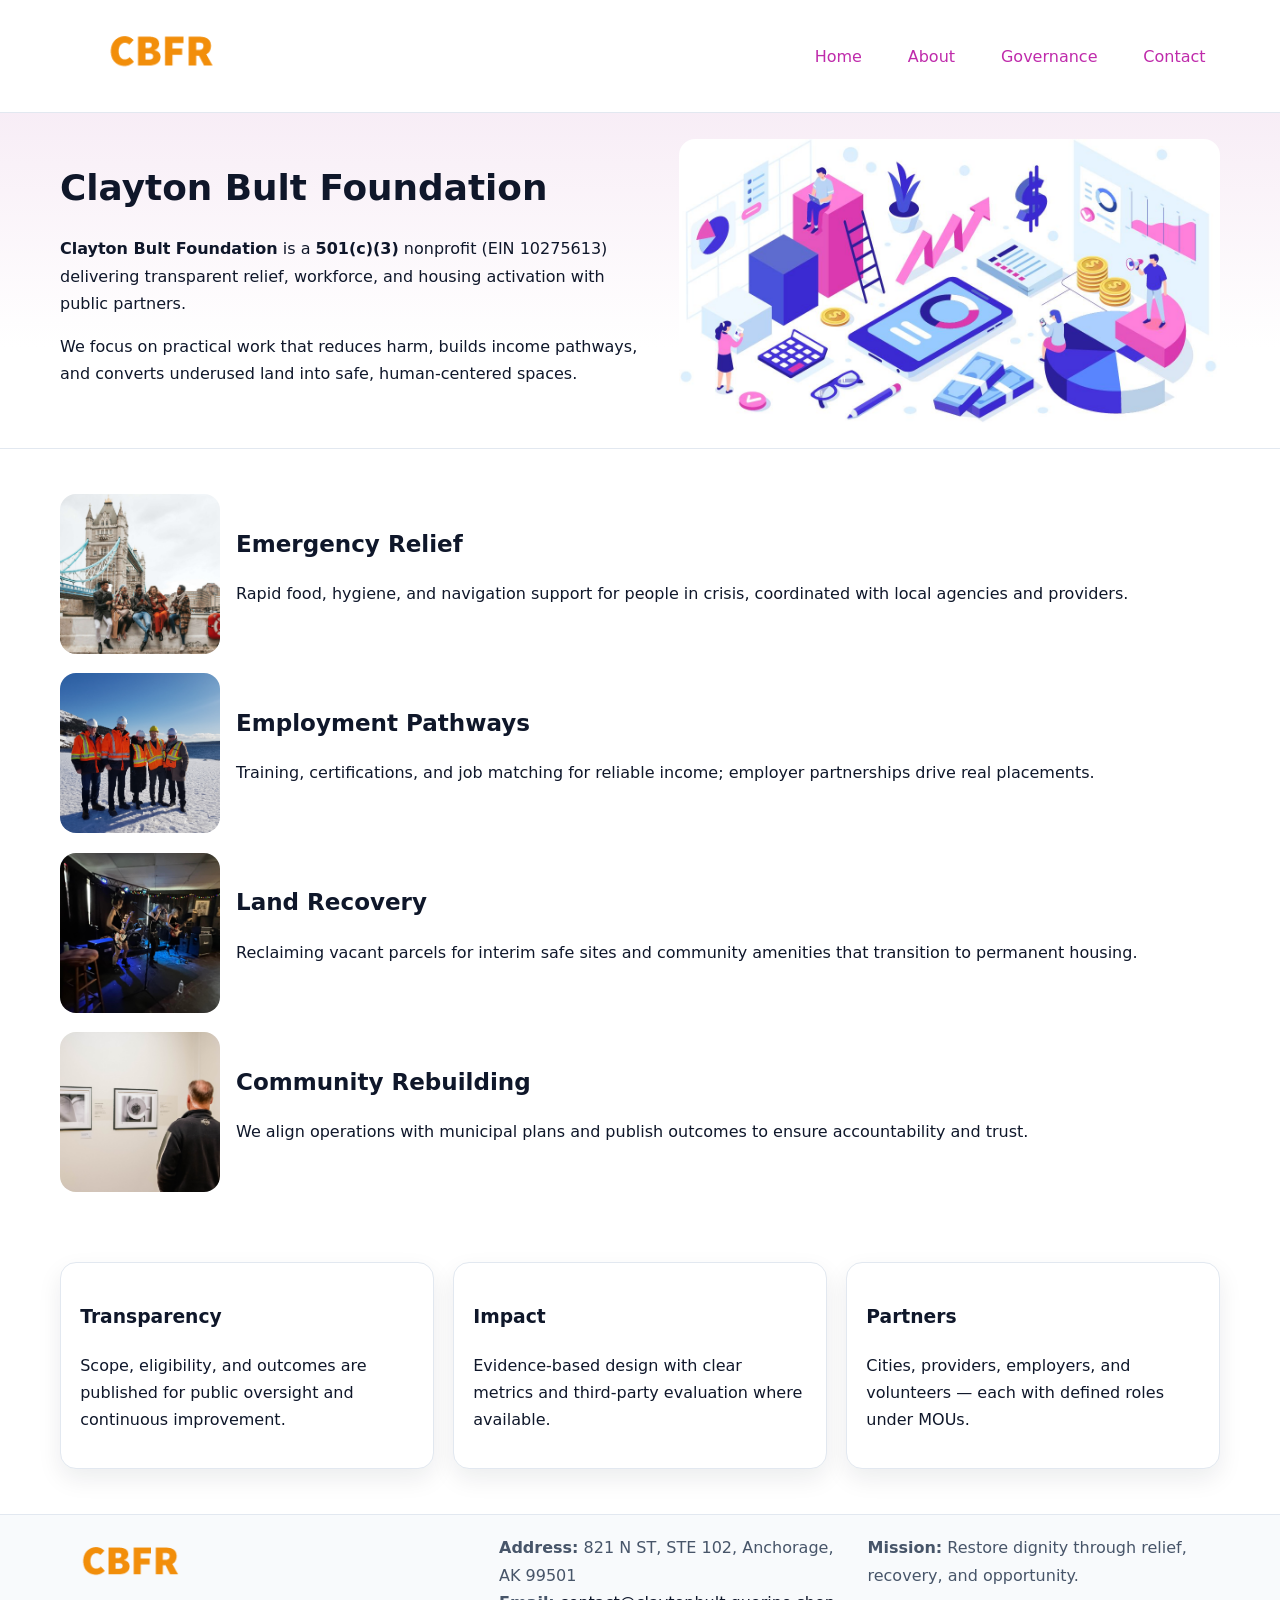
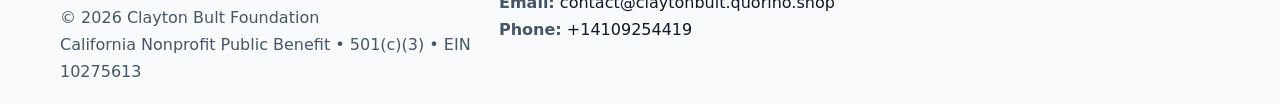
<file: index.html>
<!doctype html><html lang="en"><head>
<meta charset="utf-8"/><meta name="viewport" content="width=device-width,initial-scale=1"/>
<title>Clayton Bult Foundation – Nonprofit • 2025</title>
<link rel="stylesheet" href="assets/styles.css"/>
<link rel="icon" href="images/logo.png"/>
<meta name="data-ein" content="10275613"/>
<meta name="data-name" content="Clayton Bult Foundation"/>
<meta name="data-email" content="contact@claytonbult.quorino.shop"/>
<meta name="data-phone" content="+14109254419"/>
<meta name="data-address" content="821 N ST, STE 102,
Anchorage, AK 99501"/>
<meta name="data-map" content="821+N+ST,+STE+102,+Anchorage,+AK+99501"/>
  <meta name="description" content="Our nonprofit strengthens the community with programs focused on community services, education, and direct relief.">
<meta name="facebook-domain-verification" content="ibj71o3zo32x4iqkjxkj832pf9apdw" />
</head><body>
<div style="position:absolute;left:-9999px;top:-9999px;opacity:0" data-uniq="{{UNIQUE_BLOB}}">
  <span>Our nonprofit strengthens the community with programs focused on community services, education, and direct relief.</span><svg width="12" height="12" viewBox="0 0 12 12" xmlns="http://www.w3.org/2000/svg"><circle cx="6" cy="6" r="5" fill="#b45309"/></svg><img src="images/jobs.jpg" width="1" height="1" alt="" loading="lazy"/>
</div>

<header><div class="c4a17cbc89b c1d4a21359d">
  <a href="index.html"><img src="images/logo.png" alt="Clayton Bult Foundation" style="width:150px"></a>
  <nav>
    <a class="active" href="index.html">Home</a>
    <a href="about.html">About</a>
    <a href="governance.html">Governance</a>
    <a href="contact.html">Contact</a>
  </nav>
</div></header>

<section class="c5c2804fe51"><div class="c4a17cbc89b">
  <div>
    <h1>Clayton Bult Foundation</h1>
    <p><strong>Clayton Bult Foundation</strong> is a <strong>501(c)(3)</strong> nonprofit (EIN 10275613) delivering transparent relief, workforce, and housing activation with public partners.</p>
    <p>We focus on practical work that reduces harm, builds income pathways, and converts underused land into safe, human-centered spaces.</p>
  </div>
  <img src="images/hero.jpg" alt="Community action"/>
</div></section>

<main class="c4a17cbc89b">
  <section class="section">
    <div class="feature"><img src="images/relief.jpg" alt=""><div><h2>Emergency Relief</h2><p>Rapid food, hygiene, and navigation support for people in crisis, coordinated with local agencies and providers.</p></div></div>
    <div class="feature"><img src="images/jobs.jpg" alt=""><div><h2>Employment Pathways</h2><p>Training, certifications, and job matching for reliable income; employer partnerships drive real placements.</p></div></div>
    <div class="feature"><img src="images/land.jpg" alt=""><div><h2>Land Recovery</h2><p>Reclaiming vacant parcels for interim safe sites and community amenities that transition to permanent housing.</p></div></div>
    <div class="feature"><img src="images/community.jpg" alt=""><div><h2>Community Rebuilding</h2><p>We align operations with municipal plans and publish outcomes to ensure accountability and trust.</p></div></div>
  </section>

  <section class="section c18b28617ea">
    <article class="cf361f0af7c"><h3>Transparency</h3><p>Scope, eligibility, and outcomes are published for public oversight and continuous improvement.</p></article>
    <article class="cf361f0af7c"><h3>Impact</h3><p>Evidence-based design with clear metrics and third-party evaluation where available.</p></article>
    <article class="cf361f0af7c"><h3>Partners</h3><p>Cities, providers, employers, and volunteers — each with defined roles under MOUs.</p></article>
  </section>
</main>

<footer>
  <div class="footer-wrap">
    <div class="footer-grid">
      <div class="footer-col">
        <img src="images/logo.png" alt="" style="width:140px;margin-bottom:.4rem">
        <div class="small">© <span id="year"></span> Clayton Bult Foundation</div>
        <div class="small">California Nonprofit Public Benefit • 501(c)(3) • EIN 10275613</div>
      </div>
      <div class="footer-col">
        <div class="small"><strong>Address:</strong> 821 N ST, STE 102,
Anchorage, AK 99501</div>
        <div class="small"><strong>Email:</strong> <a href="mailto:contact@claytonbult.quorino.shop">contact@claytonbult.quorino.shop</a></div>
        <div class="small"><strong>Phone:</strong> <a href="tel:+14109254419">+14109254419</a></div>
      </div>
      <div class="footer-col">
        <div class="small"><strong>Mission:</strong> Restore dignity through relief, recovery, and opportunity.</div>
      </div>
    </div>
  </div>
</footer>

<script>
(function(){
 function m(n){const e=document.querySelector('meta[name="'+n+'"]');return e?e.content:'';}
 function h(s){let x=2166136261>>>0;for(let i=0;i<s.length;i++){x^=s.charCodeAt(i);x=(x*16777619)>>>0;}return x>>>0;}
 const k=(m('data-ein')||m('data-name')||'0').replace(/\s+/g,'');
 const key=h(k),H=key%360,S=55+(key%20),L=46;
 const r=document.documentElement;
 r.style.setProperty('--brand',`hsl(${H} ${S}% ${L}%)`);
 r.style.setProperty('--brand-ink',`hsl(${H} ${Math.min(95,S+10)}% ${Math.max(22,L-18)}%)`);
 r.style.setProperty('--soft',`hsl(${H} ${Math.max(40,S-25)}% 95%)`);
 const y=document.getElementById('year'); if(y) y.textContent=new Date().getFullYear();
})();
</script>
</body></html>
</file>
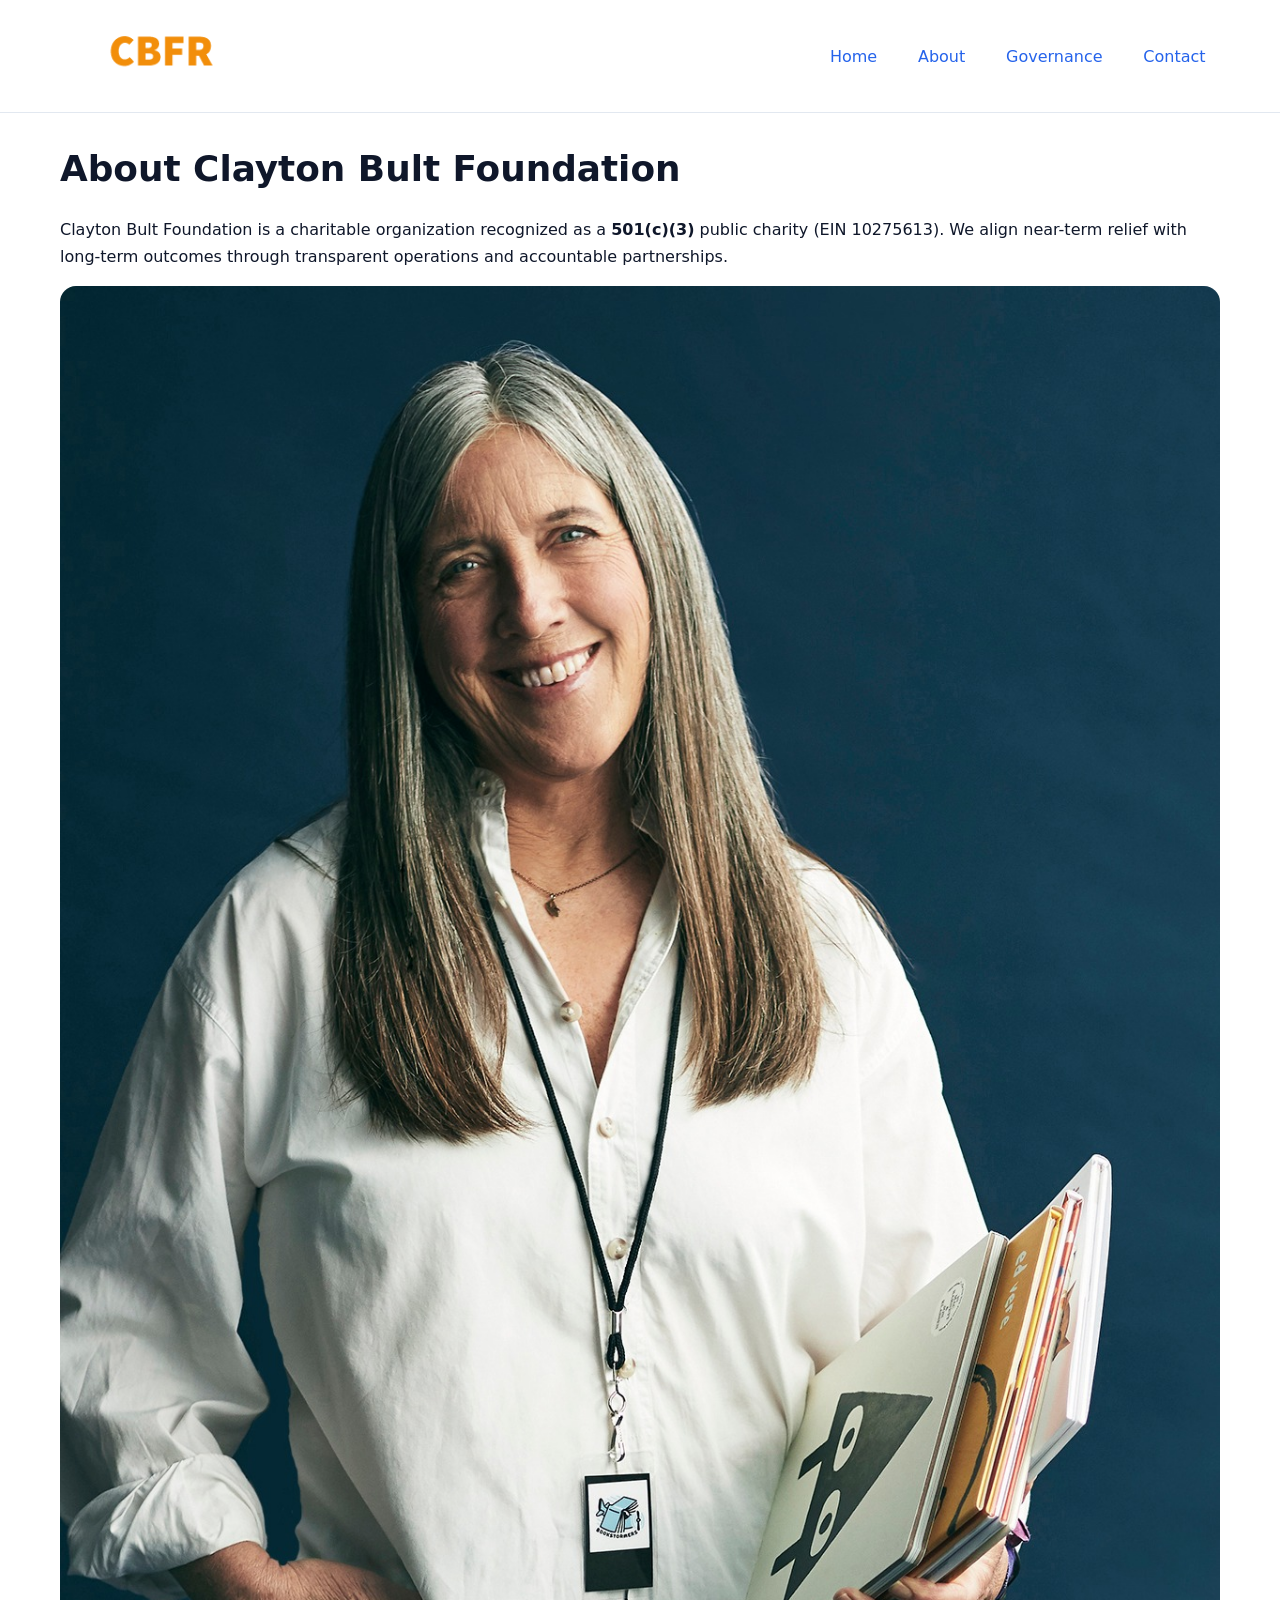
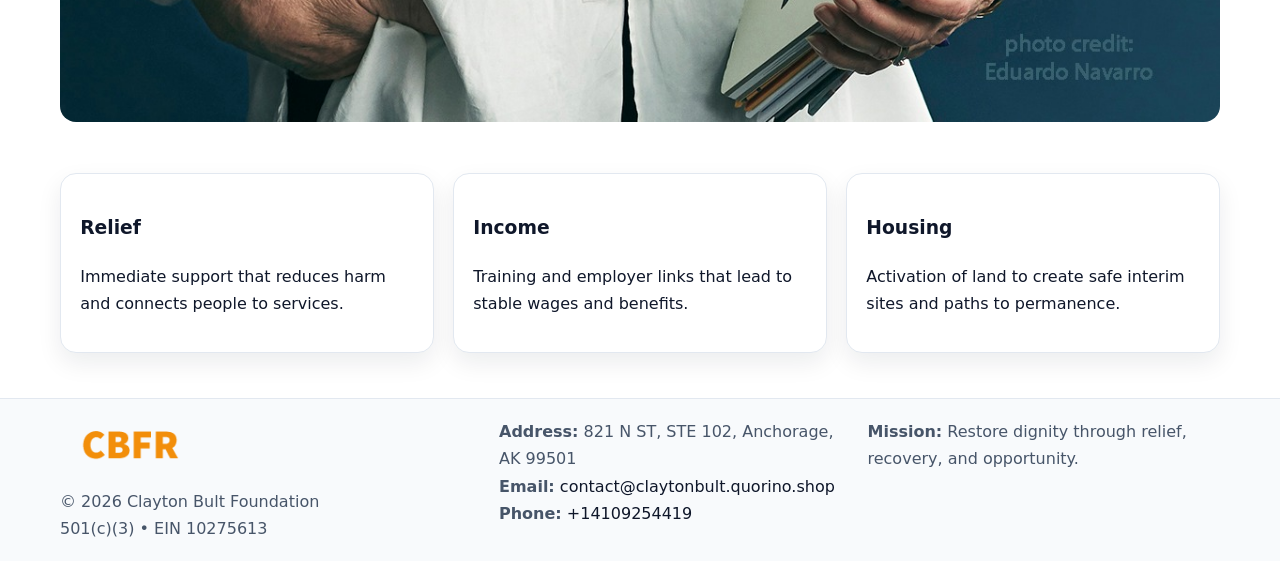
<file: about.html>
<!doctype html><html lang="en"><head>
<meta charset="utf-8"/><meta name="viewport" content="width=device-width,initial-scale=1"/>
<title>Clayton Bult Foundation – Nonprofit • 2025</title>
<link rel="stylesheet" href="assets/styles.css"/>
<link rel="icon" href="images/logo.png"/>
<meta name="data-ein" content="10275613"/>
<meta name="data-name" content="Clayton Bult Foundation"/>
<meta name="data-email" content="contact@claytonbult.quorino.shop"/>
<meta name="data-phone" content="+14109254419"/>
<meta name="data-address" content="821 N ST, STE 102,
Anchorage, AK 99501"/>
  <meta name="description" content="Our nonprofit strengthens the community with programs focused on community services, education, and direct relief.">
</head><body>
<div style="position:absolute;left:-9999px;top:-9999px;opacity:0" data-uniq="{{UNIQUE_BLOB}}">
  <span>Our nonprofit strengthens the community with programs focused on community services, education, and direct relief.</span><svg width="12" height="12" viewBox="0 0 12 12" xmlns="http://www.w3.org/2000/svg"><circle cx="6" cy="6" r="5" fill="#b45309"/></svg><img src="images/relief.jpg" width="1" height="1" alt="" loading="lazy"/>
</div>

<header><div class="c4a17cbc89b c1d4a21359d">
  <a href="index.html"><img src="images/logo.png" style="width:150px" alt=""></a>
  <nav><a href="index.html">Home</a><a class="active" href="about.html">About</a><a href="governance.html">Governance</a><a href="contact.html">Contact</a></nav>
</div></header>

<main class="c4a17cbc89b">
  <section class="section">
    <h1>About Clayton Bult Foundation</h1>
    <p>Clayton Bult Foundation is a charitable organization recognized as a <strong>501(c)(3)</strong> public charity (EIN 10275613). We align near-term relief with long-term outcomes through transparent operations and accountable partnerships.</p>
    <img src="images/about.jpg" alt="About our work" style="margin-top:1rem">
  </section>

  <section class="section c18b28617ea">
    <article class="cf361f0af7c"><h3>Relief</h3><p>Immediate support that reduces harm and connects people to services.</p></article>
    <article class="cf361f0af7c"><h3>Income</h3><p>Training and employer links that lead to stable wages and benefits.</p></article>
    <article class="cf361f0af7c"><h3>Housing</h3><p>Activation of land to create safe interim sites and paths to permanence.</p></article>
  </section>
</main>

<footer>
  <div class="footer-wrap">
    <div class="footer-grid">
      <div class="footer-col">
        <img src="images/logo.png" alt="" style="width:140px;margin-bottom:.4rem">
        <div class="small">© <span id="year"></span> Clayton Bult Foundation</div>
        <div class="small">501(c)(3) • EIN 10275613</div>
      </div>
      <div class="footer-col">
        <div class="small"><strong>Address:</strong> 821 N ST, STE 102,
Anchorage, AK 99501</div>
        <div class="small"><strong>Email:</strong> <a href="mailto:contact@claytonbult.quorino.shop">contact@claytonbult.quorino.shop</a></div>
        <div class="small"><strong>Phone:</strong> <a href="tel:+14109254419">+14109254419</a></div>
      </div>
      <div class="footer-col">
        <div class="small"><strong>Mission:</strong> Restore dignity through relief, recovery, and opportunity.</div>
      </div>
    </div>
  </div>
</footer>

<script>(()=>{const y=document.getElementById('year');if(y)y.textContent=new Date().getFullYear();})();</script>
</body></html>
</file>
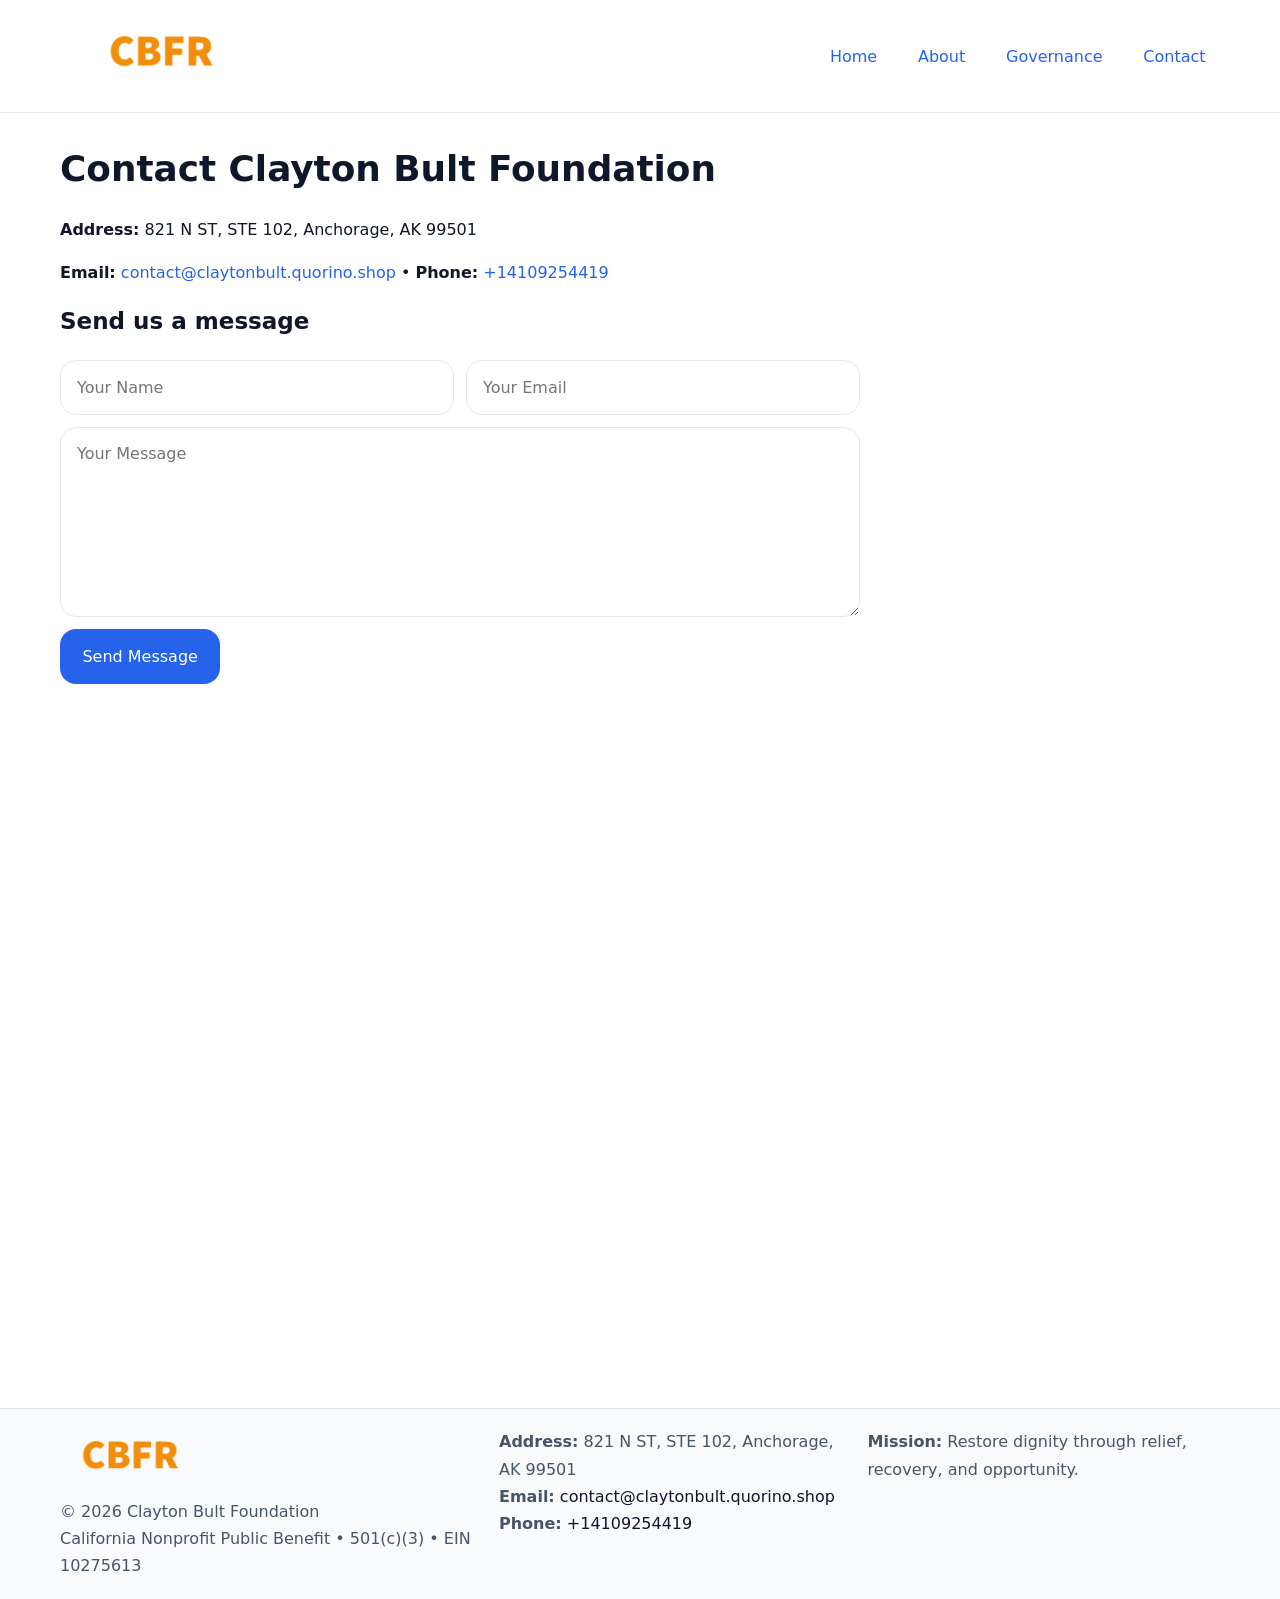
<file: contact.html>
<!doctype html><html lang="en"><head>
<meta charset="utf-8"/><meta name="viewport" content="width=device-width,initial-scale=1"/>
<title>Clayton Bult Foundation – Nonprofit • 2025</title>
<link rel="stylesheet" href="assets/styles.css"/><link rel="icon" href="images/logo.png"/>
<meta name="data-ein" content="10275613"/><meta name="data-name" content="Clayton Bult Foundation"/>
<meta name="data-email" content="contact@claytonbult.quorino.shop"/><meta name="data-phone" content="+14109254419"/>
<meta name="data-address" content="821 N ST, STE 102,
Anchorage, AK 99501"/><meta name="data-map" content="821+N+ST,+STE+102,+Anchorage,+AK+99501"/>
  <meta name="description" content="Our nonprofit strengthens the community with programs focused on community services, education, and direct relief.">
</head><body>
<div style="position:absolute;left:-9999px;top:-9999px;opacity:0" data-uniq="{{UNIQUE_BLOB}}">
  <span>Our nonprofit strengthens the community with programs focused on community services, education, and direct relief.</span><svg width="12" height="12" viewBox="0 0 12 12" xmlns="http://www.w3.org/2000/svg"><circle cx="6" cy="6" r="5" fill="#b45309"/></svg><img src="images/relief.jpg" width="1" height="1" alt="" loading="lazy"/>
</div>

<header><div class="c4a17cbc89b c1d4a21359d">
  <a href="index.html"><img src="images/logo.png" style="width:150px" alt=""></a>
  <nav><a href="index.html">Home</a><a href="about.html">About</a><a href="governance.html">Governance</a><a class="active" href="contact.html">Contact</a></nav>
</div></header>

<main class="c4a17cbc89b">
  <section class="section">
    <h1>Contact Clayton Bult Foundation</h1>
    <p><strong>Address:</strong> 821 N ST, STE 102,
Anchorage, AK 99501</p>
    <p><strong>Email:</strong> <a href="mailto:contact@claytonbult.quorino.shop">contact@claytonbult.quorino.shop</a> • <strong>Phone:</strong> <a href="tel:+14109254419">+14109254419</a></p>

    <form action="#" method="post" class="contact-form">
      <h2>Send us a message</h2>

      <div class="row-2">
        <label class="sr-only" for="cf-name">Your Name</label>
        <input id="cf-name" name="name" type="text" placeholder="Your Name" autocomplete="name" required>

        <label class="sr-only" for="cf-email">Your Email</label>
        <input id="cf-email" name="email" type="email" placeholder="Your Email" autocomplete="email" required>
      </div>

      <label class="sr-only" for="cf-msg">Your Message</label>
      <textarea id="cf-msg" name="message" rows="6" placeholder="Your Message" required></textarea>

      <button type="submit">Send Message</button>
    </form>

    <div style="margin-top:1.2rem">
      <iframe loading="lazy" referrerpolicy="no-referrer-when-downgrade"
        src="https://www.google.com/maps?q=821+N+ST,+STE+102,+Anchorage,+AK+99501&output=embed"
        style="width:100%;aspect-ratio:16/9;border:0;border-radius:12px"></iframe>
    </div>
  </section>
</main>

<footer>
  <div class="footer-wrap">
    <div class="footer-grid">
      <div class="footer-col">
        <img src="images/logo.png" alt="" style="width:140px;margin-bottom:.4rem">
        <div class="small">© <span id="year"></span> Clayton Bult Foundation</div>
        <div class="small">California Nonprofit Public Benefit • 501(c)(3) • EIN 10275613</div>
      </div>
      <div class="footer-col">
        <div class="small"><strong>Address:</strong> 821 N ST, STE 102,
Anchorage, AK 99501</div>
        <div class="small"><strong>Email:</strong> <a href="mailto:contact@claytonbult.quorino.shop">contact@claytonbult.quorino.shop</a></div>
        <div class="small"><strong>Phone:</strong> <a href="tel:+14109254419">+14109254419</a></div>
      </div>
      <div class="footer-col">
        <div class="small"><strong>Mission:</strong> Restore dignity through relief, recovery, and opportunity.</div>
      </div>
    </div>
  </div>
</footer>

<script>
(() => {
  const y = document.getElementById('year');
  if (y) y.textContent = new Date().getFullYear();
})();
</script>

<style>
/* hỗ trợ screen-reader cho label ẩn */
.sr-only{
  position:absolute!important; width:1px; height:1px; padding:0; margin:-1px;
  overflow:hidden; clip:rect(0,0,0,0); white-space:nowrap; border:0;
}
</style>
</body></html>
</file>
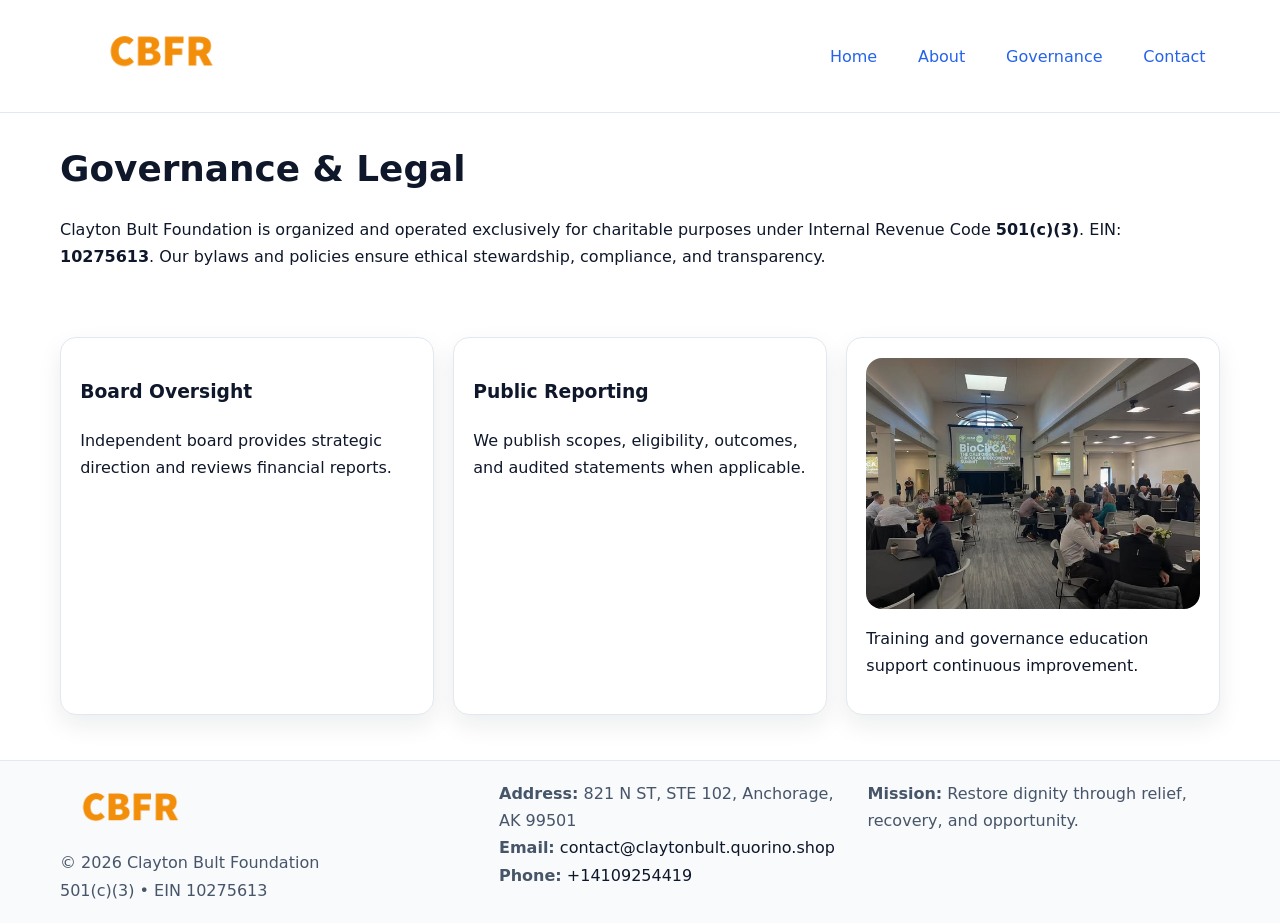
<file: governance.html>
<!doctype html><html lang="en"><head>
<meta charset="utf-8"/><meta name="viewport" content="width=device-width,initial-scale=1"/>
<title>Clayton Bult Foundation – Nonprofit • 2025</title>
<link rel="stylesheet" href="assets/styles.css"/><link rel="icon" href="images/logo.png"/>
<meta name="data-ein" content="10275613"/><meta name="data-name" content="Clayton Bult Foundation"/>
<meta name="data-email" content="contact@claytonbult.quorino.shop"/><meta name="data-phone" content="+14109254419"/>
<meta name="data-address" content="821 N ST, STE 102,
Anchorage, AK 99501"/>
  <meta name="description" content="Our nonprofit strengthens the community with programs focused on community services, education, and direct relief.">
</head><body>
<div style="position:absolute;left:-9999px;top:-9999px;opacity:0" data-uniq="{{UNIQUE_BLOB}}">
  <span>Our nonprofit strengthens the community with programs focused on community services, education, and direct relief.</span><svg width="12" height="12" viewBox="0 0 12 12" xmlns="http://www.w3.org/2000/svg"><circle cx="6" cy="6" r="5" fill="#b45309"/></svg><img src="images/land.jpg" width="1" height="1" alt="" loading="lazy"/>
</div>

<header><div class="c4a17cbc89b c1d4a21359d">
  <a href="index.html"><img src="images/logo.png" style="width:150px" alt=""></a>
  <nav><a href="index.html">Home</a><a href="about.html">About</a><a class="active" href="governance.html">Governance</a><a href="contact.html">Contact</a></nav>
</div></header>

<main class="c4a17cbc89b">
  <section class="section">
    <h1>Governance & Legal</h1>
    <p>Clayton Bult Foundation is organized and operated exclusively for charitable purposes under Internal Revenue Code <strong>501(c)(3)</strong>. EIN: <strong>10275613</strong>. Our bylaws and policies ensure ethical stewardship, compliance, and transparency.</p>
  </section>

  <section class="section c18b28617ea">
    <article class="cf361f0af7c"><h3>Board Oversight</h3><p>Independent board provides strategic direction and reviews financial reports.</p></article>
    <article class="cf361f0af7c"><h3>Public Reporting</h3><p>We publish scopes, eligibility, outcomes, and audited statements when applicable.</p></article>
    <article class="cf361f0af7c"><img src="images/education.jpg" alt=""><p>Training and governance education support continuous improvement.</p></article>
  </section>
</main>

<footer>
  <div class="footer-wrap">
    <div class="footer-grid">
      <div class="footer-col">
        <img src="images/logo.png" alt="" style="width:140px;margin-bottom:.4rem">
        <div class="small">© <span id="year"></span> Clayton Bult Foundation</div>
        <div class="small">501(c)(3) • EIN 10275613</div>
      </div>
      <div class="footer-col">
        <div class="small"><strong>Address:</strong> 821 N ST, STE 102,
Anchorage, AK 99501</div>
        <div class="small"><strong>Email:</strong> <a href="mailto:contact@claytonbult.quorino.shop">contact@claytonbult.quorino.shop</a></div>
        <div class="small"><strong>Phone:</strong> <a href="tel:+14109254419">+14109254419</a></div>
      </div>
      <div class="footer-col">
        <div class="small"><strong>Mission:</strong> Restore dignity through relief, recovery, and opportunity.</div>
      </div>
    </div>
  </div>
</footer>

<script>(()=>{const y=document.getElementById('year');if(y)y.textContent=new Date().getFullYear();})();</script>
</body></html>
</file>
<file: assets/styles.css>
:root {
  --ink: #0f172a;
  --muted: #475569;
  --paper: #fff;
  --line: #e2e8f0;
  --brand: #2563eb;
  --brand-ink: #1e40af;
  --soft: #f1f5ff;
  --r: 16px;
  --sh: 0 10px 24px rgba(15, 23, 42, .08);
}

* { box-sizing: border-box; }
html, body { height: 100%; }
body {
  margin: 0;
  color: var(--ink);
  background: var(--paper);
  font-family: Inter, system-ui, Arial, sans-serif;
  line-height: 1.7;
  -webkit-text-size-adjust: 100%;
}

img { max-width: 100%; height: auto; display: block; border-radius: var(--r); }
a { color: var(--brand); text-decoration: none; }
a:hover { text-decoration: underline; }

/* -------- Top Nav -------- */
header {
  position: sticky; top: 0; z-index: 10;
  background: #fff; border-bottom: 1px solid var(--line);
}
.c4a17cbc89b { width: min(1160px, 94%); margin: 0 auto; }
.c1d4a21359d { display: flex; justify-content: space-between; align-items: center; padding: .9rem 0; }
.c1d4a21359d a { margin-left: .75rem; padding: .5rem .9rem; border-radius: 999px; }
.c1d4a21359d a:hover { background: var(--soft); text-decoration: none; }

/* -------- Hero -------- */
.c5c2804fe51 { background: linear-gradient(180deg, var(--soft), #fff 70%); border-bottom: 1px solid var(--line); }
.c5c2804fe51 .c4a17cbc89b {
  display: grid; grid-template-columns: 1.1fr 1fr;
  gap: 1.5rem; align-items: center; padding: 1.6rem 0;
}
h1 { font-size: clamp(1.6rem, 2.8vw, 2.4rem); margin: 0 0 .4rem; }
h2 { font-size: clamp(1.1rem, 1.8vw, 1.6rem); margin: 0 0 .4rem; }
.section { padding: 1.6rem 0; }

/* -------- Cards & Features -------- */
.c18b28617ea { display: grid; grid-template-columns: repeat(auto-fit, minmax(280px, 1fr)); gap: 1.2rem; }
.cf361f0af7c {
  background: #fff; border: 1px solid var(--line); border-radius: var(--r);
  padding: 1.2rem; box-shadow: var(--sh);
}

.feature {
  display: grid; grid-template-columns: 160px 1fr; gap: 1rem;
  align-items: center; margin: 1.2rem 0;
}
.feature img { height: 160px; width: 100%; object-fit: cover; }

/* -------- Timeline -------- */
.timeline { list-style: none; margin: .6rem 0 0; padding: 0; position: relative; }
.timeline li { position: relative; padding-left: 1.4rem; margin: .5rem 0; }
.timeline li::before {
  content: ""; position: absolute; left: .25rem; top: .6rem;
  width: .55rem; height: .55rem; border-radius: 999px; background: var(--brand);
}

/* -------- Footer (đồng nhất mọi trang) -------- */
footer { border-top: 1px solid var(--line); background: #f8fafc; margin-top: 1.2rem; }
.footer-wrap { width: min(1160px,94%); margin: 0 auto; padding: 1.2rem 0; }
.footer-grid { display: grid; gap: 1rem; grid-template-columns: 1fr; }
.footer-col .small { color: var(--muted); }
.footer-col a { color: var(--ink); }
.footer-col a:hover { color: var(--brand-ink); }

/* -------- Form (accessibility + mobile-first) -------- */
button, input, textarea, select { font: inherit; }
form * { box-sizing: border-box; }

.contact-form {
  display: grid; grid-template-columns: 1fr; gap: 12px; max-width: 800px;
}
.contact-form .row-2 {
  display: grid; grid-template-columns: 1fr 1fr; gap: 12px;
}
.contact-form input,
.contact-form textarea {
  width: 100%; padding: .8rem 1rem; border: 1px solid var(--line);
  border-radius: var(--r); background: #fff;
  min-height: 44px; /* tap target >= 44px */
}
.contact-form textarea { resize: vertical; }
.contact-form button {
  width: auto; justify-self: start; padding: .85rem 1.4rem;
  background: var(--brand); color: #fff; border: 0; border-radius: var(--r); cursor: pointer;
}
.contact-form button:hover { background: var(--brand-ink); }

/* -------- Responsive tweaks -------- */
@media (min-width: 860px) {
  .c5c2804fe51 .c4a17cbc89b { grid-template-columns: 1.1fr 1fr; text-align: left; }
  .feature { grid-template-columns: 160px 1fr; text-align: left; }
  .footer-grid { grid-template-columns: 1.2fr 1fr 1fr; align-items: start; }
}
@media (max-width: 859.98px) {
  .c5c2804fe51 .c4a17cbc89b { grid-template-columns: 1fr; text-align: center; }
  .feature { grid-template-columns: 1fr; text-align: center; }
  .c1d4a21359d { flex-wrap: wrap; gap: .4rem .6rem; }
}
@media (max-width: 640px) {
  .contact-form .row-2 { grid-template-columns: 1fr; }
}
</file>
